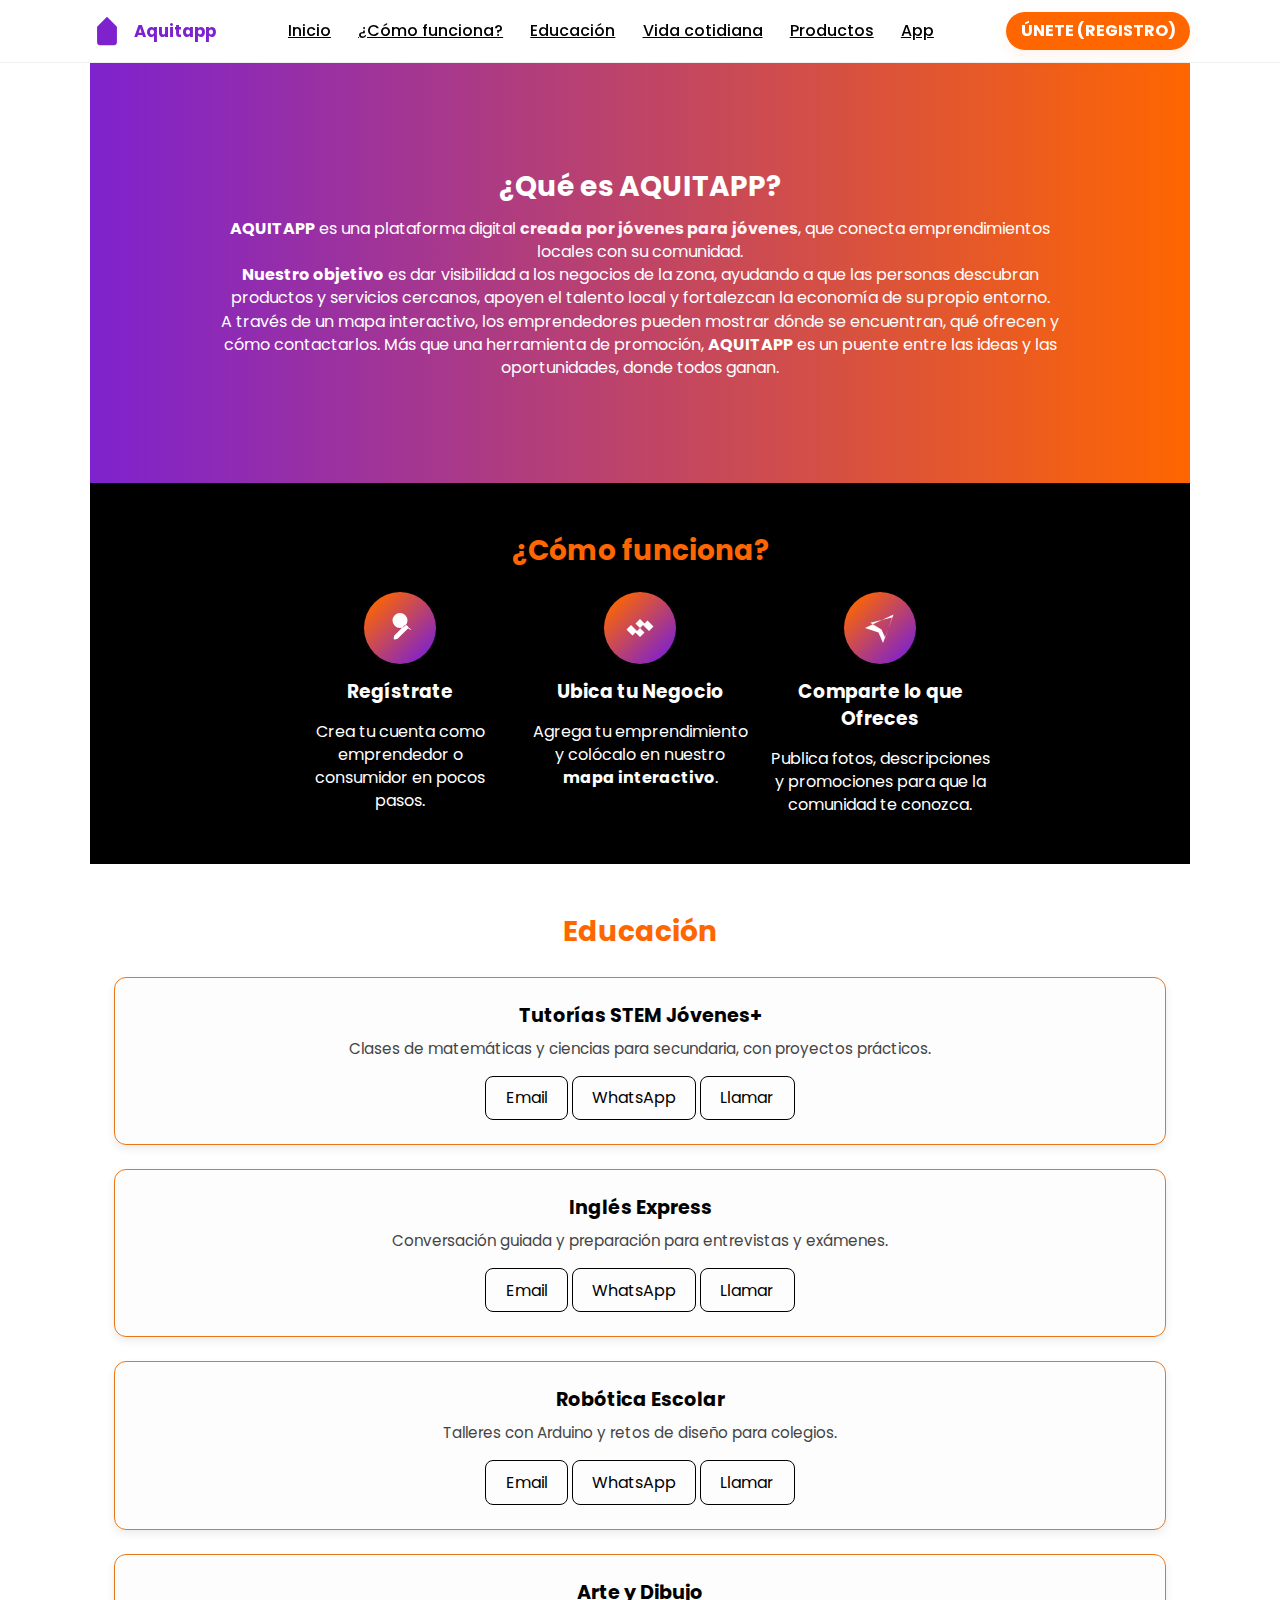
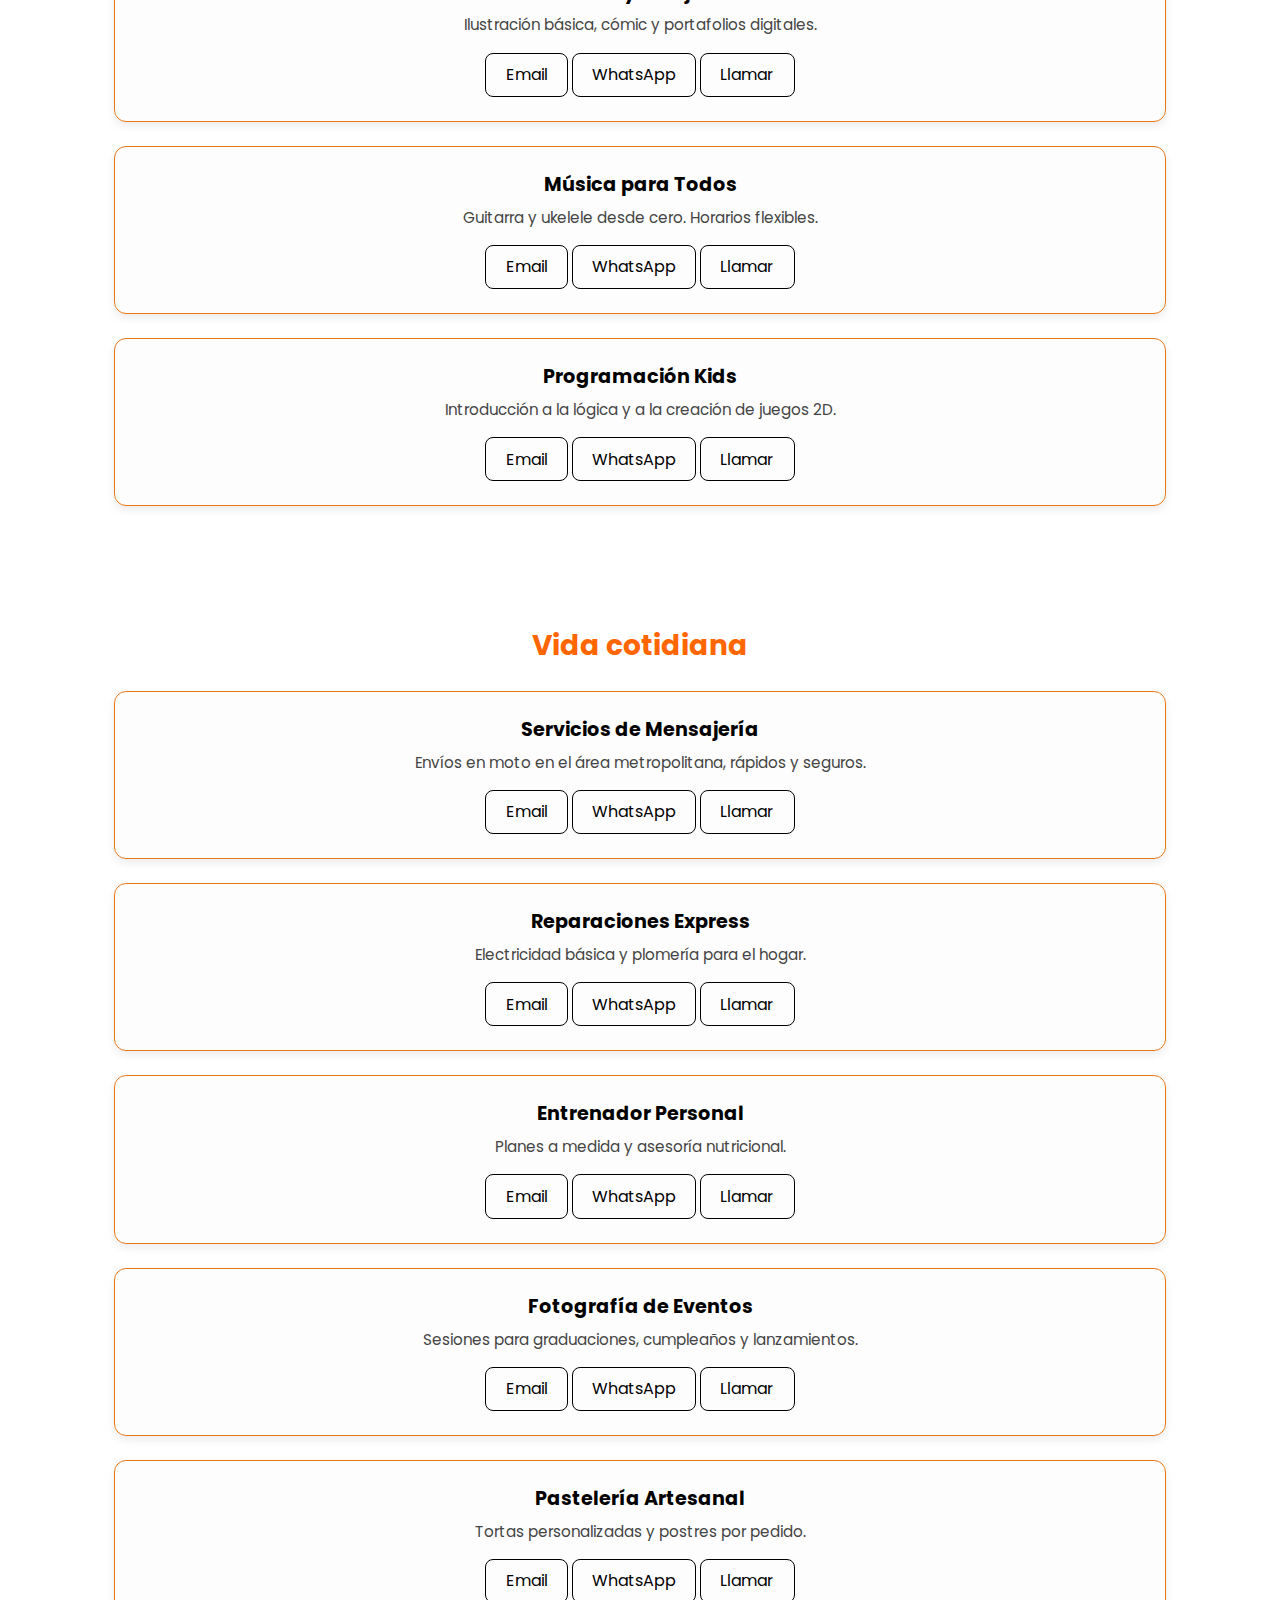
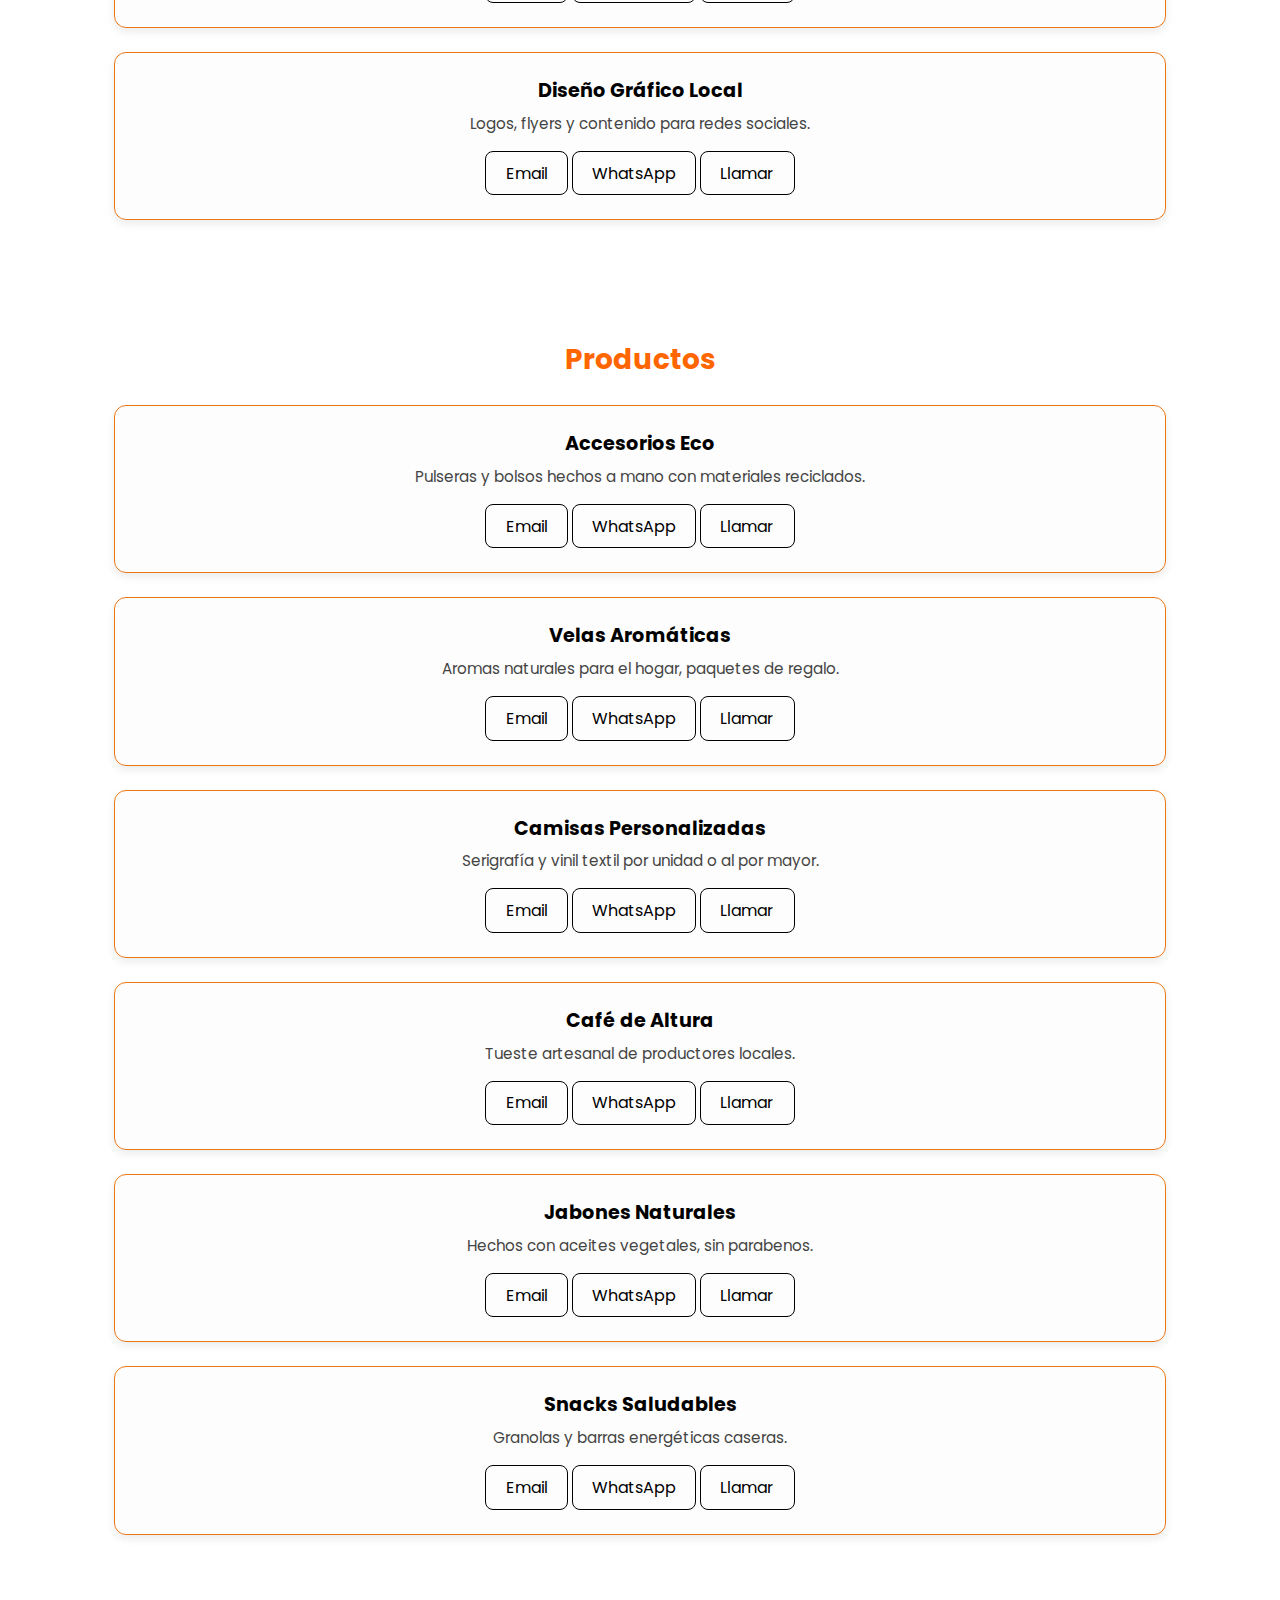
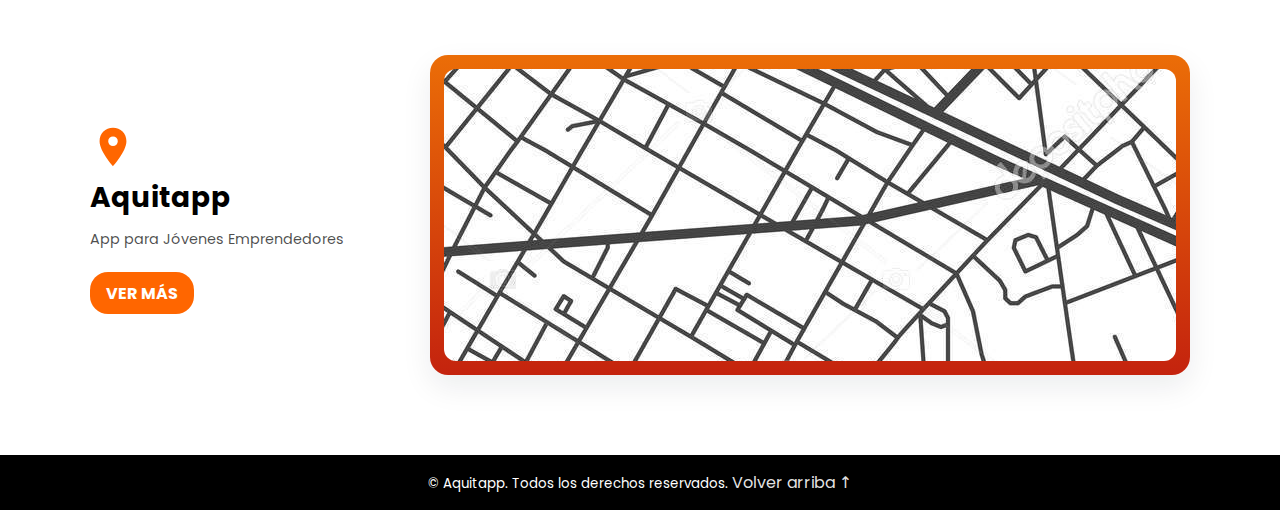
<file: AQUITAPP/index.html>
<!DOCTYPE html>
<html lang="es">
<head>
  <meta charset="utf-8" />
  <meta name="viewport" content="width=device-width, initial-scale=1" />
  <title>Aquitapp — Emprendimientos locales</title>

  <!-- Tipografía (puedes cambiarla si prefieres) -->
  <link rel="preconnect" href="https://fonts.googleapis.com">
  <link rel="preconnect" href="https://fonts.gstatic.com" crossorigin>
  <link href="https://fonts.googleapis.com/css2?family=Poppins:wght@400;600;800&display=swap" rel="stylesheet">

  <!-- Estilos externos -->
  <link rel="stylesheet" href="css/style.css" />
</head>
<body>
  <!-- ======= Header / Navegación ======= -->
  <header class="site-header">
    <nav class="nav container" aria-label="Principal">
      <a class="brand" href="#inicio" aria-label="Inicio Aquitapp">
        <!-- Logo simple en SVG -->
        <svg class="brand__icon" width="28" height="28" viewBox="0 0 24 24" aria-hidden="true">
          <path d="M12 2l7 7v11a2 2 0 0 1-2 2H7a2 2 0 0 1-2-2V9l7-7zM9 22v-7h6v7" fill="currentColor"/>
        </svg>
        <span class="brand__text">Aquitapp</span>
      </a>

      <button class="nav__toggle" aria-expanded="false" aria-controls="menu" aria-label="Abrir menú">
        <span class="nav__bar"></span><span class="nav__bar"></span><span class="nav__bar"></span>
      </button>

      <ul id="menu" class="nav__menu">
        <li><a href="#inicio">Inicio</a></li>
        <li><a href="#como-funciona">¿Cómo funciona?</a></li>
        <li><a href="#educacion">Educación</a></li>
        <li><a href="#vida">Vida cotidiana</a></li>
        <li><a href="#productos">Productos</a></li>
        <li><a href="#app">App</a></li>
      </ul>

      <a class="btn btn--join" href="#registro" role="button">ÚNETE (REGISTRO)</a>
    </nav>
  </header>

  <main>
    <!-- ======= Hero / ¿Qué es? ======= -->
    <section id="inicio" class="hero container">
      <div class="hero__content">
        <h1 class="title title--highlight">¿Qué es AQUITAPP?</h1>
        <p>
          <strong class="text--brand">AQUITAPP</strong> es una plataforma digital
          <strong class="text--accent">creada por jóvenes para jóvenes</strong>, que conecta
          emprendimientos locales con su comunidad.
        </p>
        <p>
          <strong>Nuestro objetivo</strong> es dar visibilidad a los negocios de la zona, ayudando a que las
          personas descubran productos y servicios cercanos, apoyen el talento local y fortalezcan la economía
          de su propio entorno.
        </p>
        <p>
          A través de un mapa interactivo, los emprendedores pueden mostrar dónde se encuentran, qué ofrecen y cómo
          contactarlos. Más que una herramienta de promoción, <strong class="text--brand">AQUITAPP</strong> es un puente
          entre las ideas y las oportunidades, donde todos ganan.
        </p>
      </div>
    </section>

    <!-- ======= ¿Cómo funciona? ======= -->
    <section id="como-funciona" class="how container" aria-labelledby="how-title">
      <h2 id="how-title" class="title title--highlight">¿Cómo funciona?</h2>

      <div class="how__grid">
        <!-- Card 1 -->
        <article class="how-card">
          <div class="how-card__icon" aria-hidden="true">
            <!-- Persona con lápiz -->
            <svg viewBox="0 0 24 24">
              <path d="M12 12a5 5 0 1 0-5-5 5 5 0 0 0 5 5zm7.7 1.3l-1-1a1 1 0 0 0-1.4 0l-6.9 6.9-1.7.4a.75.75 0 0 1-.9-.9l.4-1.7 6.9-6.9a1 1 0 0 1 1.4 0l1 1a1 1 0 0 1 0 1.4z"/>
            </svg>
          </div>
          <h3>Regístrate</h3>
          <p>Crea tu cuenta como emprendedor o consumidor en pocos pasos.</p>
        </article>

        <!-- Card 2 -->
        <article class="how-card">
          <div class="how-card__icon" aria-hidden="true">
            <!-- Manos -->
            <svg viewBox="0 0 24 24">
              <path d="M21 11l-3 3-4-4-2 2-3-3 3-3 3 3 2-2 4 4zM3 13l3-3 4 4 2-2 3 3-3 3-3-3-2 2z"/>
            </svg>
          </div>
          <h3>Ubica tu Negocio</h3>
          <p>Agrega tu emprendimiento y colócalo en nuestro <strong>mapa interactivo</strong>.</p>
        </article>

        <!-- Card 3 -->
        <article class="how-card">
          <div class="how-card__icon" aria-hidden="true">
            <!-- Avión de papel -->
            <svg viewBox="0 0 24 24">
              <path d="M2 12l19-9-7 19-3-7-9-3zM13 13l2.5 5.5L20 5 5.5 8.5 13 13z"/>
            </svg>
          </div>
          <h3>Comparte lo que Ofreces</h3>
          <p>Publica fotos, descripciones y promociones para que la comunidad te conozca.</p>
        </article>
      </div>
    </section>

    <!-- ======= Secciones de Emprendimientos ======= -->
    <section id="educacion" class="catalog container" aria-labelledby="edu-title">
      <h2 id="edu-title" class="title">Educación</h2>
      <div class="cards-grid">
        <!-- 6 tarjetas -->
        <article class="card" data-category="educacion">
          <h3>Tutorías STEM Jóvenes+</h3>
          <p>Clases de matemáticas y ciencias para secundaria, con proyectos prácticos.</p>
          <div class="card__contact">
            <a href="mailto:stemjovenes@example.com">Email</a>
            <a href="https://wa.me/50760000000" target="_blank" rel="noopener">WhatsApp</a>
            <a href="tel:+50760000000">Llamar</a>
          </div>
        </article>

        <article class="card" data-category="educacion">
          <h3>Inglés Express</h3>
          <p>Conversación guiada y preparación para entrevistas y exámenes.</p>
          <div class="card__contact">
            <a href="mailto:ingles@example.com">Email</a>
            <a href="https://wa.me/50760000001" target="_blank" rel="noopener">WhatsApp</a>
            <a href="tel:+50760000001">Llamar</a>
          </div>
        </article>

        <article class="card" data-category="educacion">
          <h3>Robótica Escolar</h3>
          <p>Talleres con Arduino y retos de diseño para colegios.</p>
          <div class="card__contact">
            <a href="mailto:robotica@example.com">Email</a>
            <a href="https://wa.me/50760000002" target="_blank" rel="noopener">WhatsApp</a>
            <a href="tel:+50760000002">Llamar</a>
          </div>
        </article>

        <article class="card" data-category="educacion">
          <h3>Arte y Dibujo</h3>
          <p>Ilustración básica, cómic y portafolios digitales.</p>
          <div class="card__contact">
            <a href="mailto:arte@example.com">Email</a>
            <a href="https://wa.me/50760000003" target="_blank" rel="noopener">WhatsApp</a>
            <a href="tel:+50760000003">Llamar</a>
          </div>
        </article>

        <article class="card" data-category="educacion">
          <h3>Música para Todos</h3>
          <p>Guitarra y ukelele desde cero. Horarios flexibles.</p>
          <div class="card__contact">
            <a href="mailto:musica@example.com">Email</a>
            <a href="https://wa.me/50760000004" target="_blank" rel="noopener">WhatsApp</a>
            <a href="tel:+50760000004">Llamar</a>
          </div>
        </article>

        <article class="card" data-category="educacion">
          <h3>Programación Kids</h3>
          <p>Introducción a la lógica y a la creación de juegos 2D.</p>
          <div class="card__contact">
            <a href="mailto:codekids@example.com">Email</a>
            <a href="https://wa.me/50760000005" target="_blank" rel="noopener">WhatsApp</a>
            <a href="tel:+50760000005">Llamar</a>
          </div>
        </article>
      </div>
    </section>

    <section id="vida" class="catalog container" aria-labelledby="vida-title">
      <h2 id="vida-title" class="title">Vida cotidiana</h2>
      <div class="cards-grid">
        <article class="card" data-category="vida">
          <h3>Servicios de Mensajería</h3>
          <p>Envíos en moto en el área metropolitana, rápidos y seguros.</p>
          <div class="card__contact">
            <a href="mailto:envios@example.com">Email</a>
            <a href="https://wa.me/50760000006" target="_blank" rel="noopener">WhatsApp</a>
            <a href="tel:+50760000006">Llamar</a>
          </div>
        </article>

        <article class="card" data-category="vida">
          <h3>Reparaciones Express</h3>
          <p>Electricidad básica y plomería para el hogar.</p>
          <div class="card__contact">
            <a href="mailto:repara@example.com">Email</a>
            <a href="https://wa.me/50760000007" target="_blank" rel="noopener">WhatsApp</a>
            <a href="tel:+50760000007">Llamar</a>
          </div>
        </article>

        <article class="card" data-category="vida">
          <h3>Entrenador Personal</h3>
          <p>Planes a medida y asesoría nutricional.</p>
          <div class="card__contact">
            <a href="mailto:fitness@example.com">Email</a>
            <a href="https://wa.me/50760000008" target="_blank" rel="noopener">WhatsApp</a>
            <a href="tel:+50760000008">Llamar</a>
          </div>
        </article>

        <article class="card" data-category="vida">
          <h3>Fotografía de Eventos</h3>
          <p>Sesiones para graduaciones, cumpleaños y lanzamientos.</p>
          <div class="card__contact">
            <a href="mailto:fotos@example.com">Email</a>
            <a href="https://wa.me/50760000009" target="_blank" rel="noopener">WhatsApp</a>
            <a href="tel:+50760000009">Llamar</a>
          </div>
        </article>

        <article class="card" data-category="vida">
          <h3>Pastelería Artesanal</h3>
          <p>Tortas personalizadas y postres por pedido.</p>
          <div class="card__contact">
            <a href="mailto:pasteles@example.com">Email</a>
            <a href="https://wa.me/50760000010" target="_blank" rel="noopener">WhatsApp</a>
            <a href="tel:+50760000010">Llamar</a>
          </div>
        </article>

        <article class="card" data-category="vida">
          <h3>Diseño Gráfico Local</h3>
          <p>Logos, flyers y contenido para redes sociales.</p>
          <div class="card__contact">
            <a href="mailto:diseno@example.com">Email</a>
            <a href="https://wa.me/50760000011" target="_blank" rel="noopener">WhatsApp</a>
            <a href="tel:+50760000011">Llamar</a>
          </div>
        </article>
      </div>
    </section>

    <section id="productos" class="catalog container" aria-labelledby="prod-title">
      <h2 id="prod-title" class="title">Productos</h2>
      <div class="cards-grid">
        <article class="card" data-category="productos">
          <h3>Accesorios Eco</h3>
          <p>Pulseras y bolsos hechos a mano con materiales reciclados.</p>
          <div class="card__contact">
            <a href="mailto:eco@example.com">Email</a>
            <a href="https://wa.me/50760000012" target="_blank" rel="noopener">WhatsApp</a>
            <a href="tel:+50760000012">Llamar</a>
          </div>
        </article>

        <article class="card" data-category="productos">
          <h3>Velas Aromáticas</h3>
          <p>Aromas naturales para el hogar, paquetes de regalo.</p>
          <div class="card__contact">
            <a href="mailto:velas@example.com">Email</a>
            <a href="https://wa.me/50760000013" target="_blank" rel="noopener">WhatsApp</a>
            <a href="tel:+50760000013">Llamar</a>
          </div>
        </article>

        <article class="card" data-category="productos">
          <h3>Camisas Personalizadas</h3>
          <p>Serigrafía y vinil textil por unidad o al por mayor.</p>
          <div class="card__contact">
            <a href="mailto:camisas@example.com">Email</a>
            <a href="https://wa.me/50760000014" target="_blank" rel="noopener">WhatsApp</a>
            <a href="tel:+50760000014">Llamar</a>
          </div>
        </article>

        <article class="card" data-category="productos">
          <h3>Café de Altura</h3>
          <p>Tueste artesanal de productores locales.</p>
          <div class="card__contact">
            <a href="mailto:cafe@example.com">Email</a>
            <a href="https://wa.me/50760000015" target="_blank" rel="noopener">WhatsApp</a>
            <a href="tel:+50760000015">Llamar</a>
          </div>
        </article>

        <article class="card" data-category="productos">
          <h3>Jabones Naturales</h3>
          <p>Hechos con aceites vegetales, sin parabenos.</p>
          <div class="card__contact">
            <a href="mailto:jabones@example.com">Email</a>
            <a href="https://wa.me/50760000016" target="_blank" rel="noopener">WhatsApp</a>
            <a href="tel:+50760000016">Llamar</a>
          </div>
        </article>

        <article class="card" data-category="productos">
          <h3>Snacks Saludables</h3>
          <p>Granolas y barras energéticas caseras.</p>
          <div class="card__contact">
            <a href="mailto:snacks@example.com">Email</a>
            <a href="https://wa.me/50760000017" target="_blank" rel="noopener">WhatsApp</a>
            <a href="tel:+50760000017">Llamar</a>
          </div>
        </article>
      </div>
    </section>

    <!-- ======= Sección App / CTA ======= -->
    <section id="app" class="app-cta container">
      <div class="app-cta__info">
        <div class="app-cta__logo" aria-hidden="true">
          <!-- Ícono tienda en marcador -->
          <svg viewBox="0 0 24 24">
            <path d="M12 2C8 2 5 5 5 9c0 5.25 7 13 7 13s7-7.75 7-13c0-4-3-7-7-7zm0 9.5A2.5 2.5 0 1 1 14.5 9 2.5 2.5 0 0 1 12 11.5z"/>
          </svg>
        </div>
        <h2 class="title">Aquitapp</h2>
        <p class="subtitle">App para Jóvenes Emprendedores</p>
        <a class="btn btn--primary" href="#ver-mas">VER MÁS</a>
      </div>

      <!-- Mockup teléfono con “mapa” abstracto -->
      <div class="phone" role="img" aria-label="Smartphone mostrando un mapa interactivo">
        <div class="phone__screen">
          <img src="img/map.jpg" alt="Mapa interactivo" />
        </div>
      </div>
    </section>
  </main>

  <!-- ======= Footer ======= -->
  <footer class="site-footer">
    <div class="container footer__content">
      <small>© <span id="year"></span> Aquitapp. Todos los derechos reservados.</small>
      <a class="footer__link" href="#inicio">Volver arriba ↑</a>
    </div>
  </footer>

  <!-- Scripts -->
  <script src="js/app.js" defer></script>
</body>
</html>
</file>
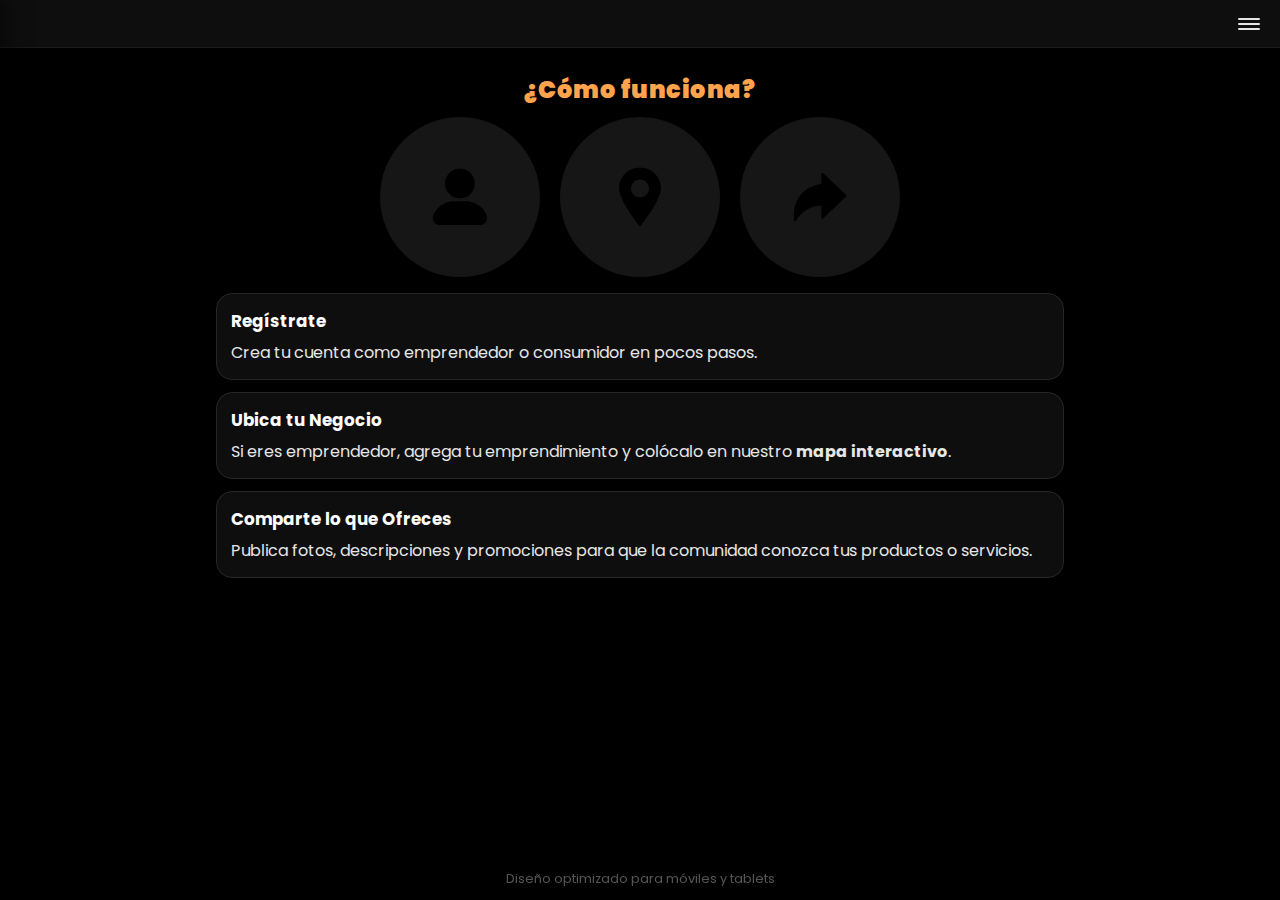
<file: como-funciona.html>
<!DOCTYPE html>
<html>
    <head>
        <meta charset="utf-8" />
        <meta name="viewport" content="width=device-width, initial-scale=1" />
        <title>Aquitapp — Móvil</title>
        <link rel="stylesheet" href="styles.css" />
        <link rel="stylesheet" href="stylesmain.css" />
        <link rel="preconnect" href="https://fonts.googleapis.com">
        <link rel="preconnect" href="https://fonts.gstatic.com" crossorigin>
        <link href="https://fonts.googleapis.com/css2?family=Poppins:wght@400;600;800&display=swap" rel="stylesheet">
    </head>
    <body>
        <aside id="drawer" class="drawer">
            <nav class="drawer-nav">
            <a href="index.html" class="active">Inicio</a>
            <a href="index.html#ver-mas">Ver más</a>
            <a href="que-es.html">¿Qué es AQUITAPP?</a>
            <a href="beneficios.html">Beneficios</a>
            <a href="index.html#categorias">Categorías</a>
            <a href="como-funciona.html">¿Cómo funciona?</a>
            </nav>
        </aside>

        <header class="topbar">
            <button id="menuBtn" class="icon-btn" aria-label="Abrir menú" aria-controls="drawer" aria-expanded="false">
            <span class="burger"></span>
            <span class="burger"></span>
            <span class="burger"></span>
            </button>
        </header>

        <main>
            <!--COMO FUNCIONA-->
            <section id="como-funciona" class="section howto">
            <h2 class="howto-title">¿Cómo funciona?</h2>
            <div class="howto-icons">
                <img class="img-slot howto-icon" src="assets/usuario.svg" alt="Ícono de registro (reemplazar aquí)" />
                <img class="img-slot howto-icon" src="assets/pin.svg" alt="Ícono de ubicar negocio (reemplazar aquí)" />
                <img class="img-slot howto-icon" src="assets/share.svg" alt="Ícono de compartir lo que ofreces (reemplazar aquí)" />
            </div>
            <div class="steps">
                <div class="step">
                <h3>Regístrate</h3>
                <p>Crea tu cuenta como emprendedor o consumidor en pocos pasos.</p>
                </div>
                <div class="step">
                <h3>Ubica tu Negocio</h3>
                <p>Si eres emprendedor, agrega tu emprendimiento y colócalo en nuestro <strong>mapa interactivo</strong>.</p>
                </div>
                <div class="step">
                <h3>Comparte lo que Ofreces</h3>
                <p>Publica fotos, descripciones y promociones para que la comunidad conozca tus productos o servicios.</p>
                </div>
            </div>
            </section>
        </main>
        <script src="script.js" async defer></script>
    </body>
</html>
</file>
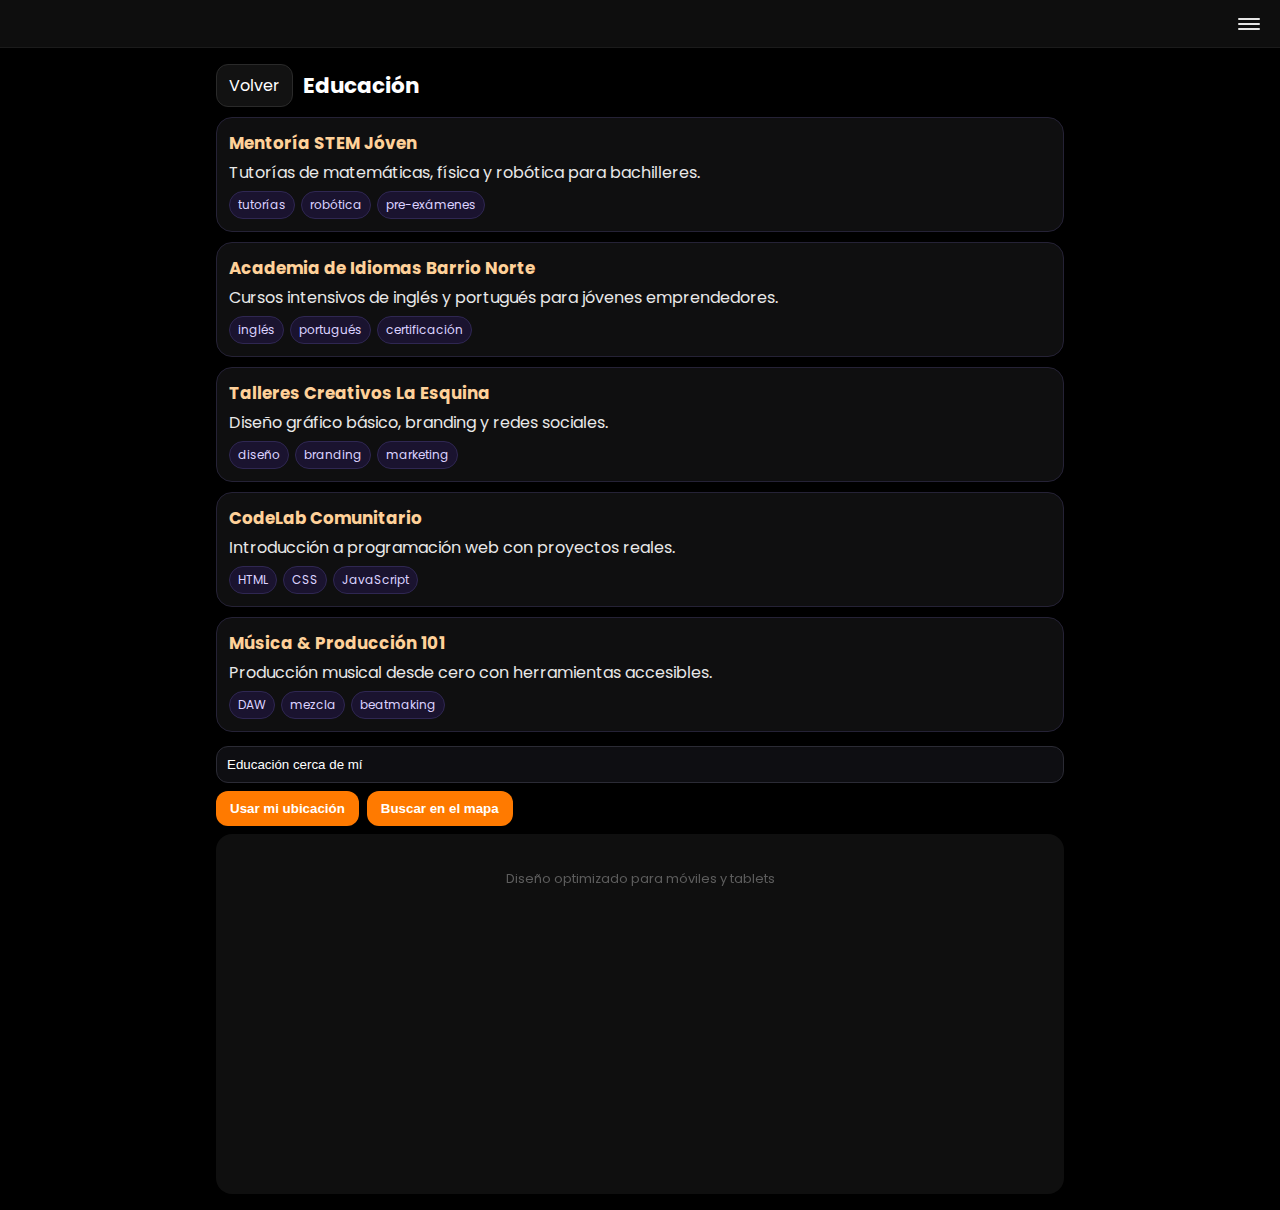
<file: educacion.html>
<!DOCTYPE html>
<html lang="es">
<head>
  <meta charset="utf-8" />
  <meta name="viewport" content="width=device-width, initial-scale=1" />
  <title>Educación — Aquitapp</title>
  <link rel="stylesheet" href="styles.css" />
  <link rel="preconnect" href="https://fonts.googleapis.com">
  <link rel="preconnect" href="https://fonts.gstatic.com" crossorigin>
  <link href="https://fonts.googleapis.com/css2?family=Poppins:wght@400;600;800&display=swap" rel="stylesheet">
</head>
<body>
  <header class="topbar">
    <button id="menuBtn" class="icon-btn" aria-label="Abrir menú">
      <span class="burger"></span><span class="burger"></span><span class="burger"></span>
    </button>
  </header>

  <main class="page">
    <div class="head">
      <a class="back" href="index.html#categorias">Volver</a>
      <h1>Educación</h1>
    </div>

    <section class="list">
      
        <article class="card">
          <h3>Mentoría STEM Jóven</h3>
          <p>Tutorías de matemáticas, física y robótica para bachilleres.</p>
          <div class="tags"><span class="tag">tutorías</span><span class="tag">robótica</span><span class="tag">pre-exámenes</span></div>
        </article>
        

        <article class="card">
          <h3>Academia de Idiomas Barrio Norte</h3>
          <p>Cursos intensivos de inglés y portugués para jóvenes emprendedores.</p>
          <div class="tags"><span class="tag">inglés</span><span class="tag">portugués</span><span class="tag">certificación</span></div>
        </article>
        

        <article class="card">
          <h3>Talleres Creativos La Esquina</h3>
          <p>Diseño gráfico básico, branding y redes sociales.</p>
          <div class="tags"><span class="tag">diseño</span><span class="tag">branding</span><span class="tag">marketing</span></div>
        </article>
        

        <article class="card">
          <h3>CodeLab Comunitario</h3>
          <p>Introducción a programación web con proyectos reales.</p>
          <div class="tags"><span class="tag">HTML</span><span class="tag">CSS</span><span class="tag">JavaScript</span></div>
        </article>
        

        <article class="card">
          <h3>Música & Producción 101</h3>
          <p>Producción musical desde cero con herramientas accesibles.</p>
          <div class="tags"><span class="tag">DAW</span><span class="tag">mezcla</span><span class="tag">beatmaking</span></div>
        </article>
        
    </section>

    <section class="map-ui">
      <div class="row">
        <input id="query" type="text" placeholder="Buscar en Google Maps..." value="Educación cerca de mí" />
      </div>
      <div class="row">
        <button id="geoBtn">Usar mi ubicación</button>
        <button id="searchBtn">Buscar en el mapa</button>
      </div>
      <iframe id="map" class="mapbox" src="https://www.google.com/maps?q=Educación%20near%20me&output=embed" allowfullscreen="" loading="lazy" referrerpolicy="no-referrer-when-downgrade"></iframe>
    </section>
  </main>

  <script>
      async function getCurrentCoords() {
      try {
        if (window.Capacitor && window.Capacitor.isNativePlatform && window.Capacitor.isNativePlatform()) {
          const { Geolocation } = window.Capacitor.Plugins;
          await Geolocation.requestPermissions();
          const pos = await Geolocation.getCurrentPosition({ enableHighAccuracy: true });
          return { lat: pos.coords.latitude, lng: pos.coords.longitude };
        } else {
          const pos = await new Promise((resolve, reject) => {
            if (!navigator.geolocation) return reject(new Error('Geolocalización no disponible'));
            navigator.geolocation.getCurrentPosition(resolve, reject, { enableHighAccuracy: true, timeout: 10000, maximumAge: 0 });
          });
          return { lat: pos.coords.latitude, lng: pos.coords.longitude };
        }
      } catch (err) {
        throw err;
      }
    }

    function updateMapIframe(queryInputId, iframeId, coords) {
      const qInput = document.getElementById(queryInputId);
      const map = document.getElementById(iframeId);
      const q = encodeURIComponent((qInput?.value || 'emprendimientos') + '');
      if (coords) {
        map.src = `https://www.google.com/maps?q=${q}%20near%20${coords.lat},${coords.lng}&output=embed`;
      } else {
        map.src = `https://www.google.com/maps?q=${q}&output=embed`;
      }
    }

    function wireMapUI({ queryInputId = 'query', iframeId = 'map', geoBtnId = 'geoBtn', searchBtnId = 'searchBtn' } = {}) {
      const qInput = document.getElementById(queryInputId);
      const geoBtn = document.getElementById(geoBtnId);
      const searchBtn = document.getElementById(searchBtnId);

      if (searchBtn) {
        searchBtn.addEventListener('click', () => updateMapIframe(queryInputId, iframeId));
      }
      if (geoBtn) {
        geoBtn.addEventListener('click', async () => {
          try {
            const coords = await getCurrentCoords();
            updateMapIframe(queryInputId, iframeId, coords);
          } catch (err) {
            alert('No se pudo obtener tu ubicación: ' + (err.message || ''));
          }
        });
      }
    }

    // Inicia los eventos
    wireMapUI();
  </script>
  <script src="geo-adapter.js" async defer></script>
  <script src="script.js" async defer></script>
</body>
</html>
</file>
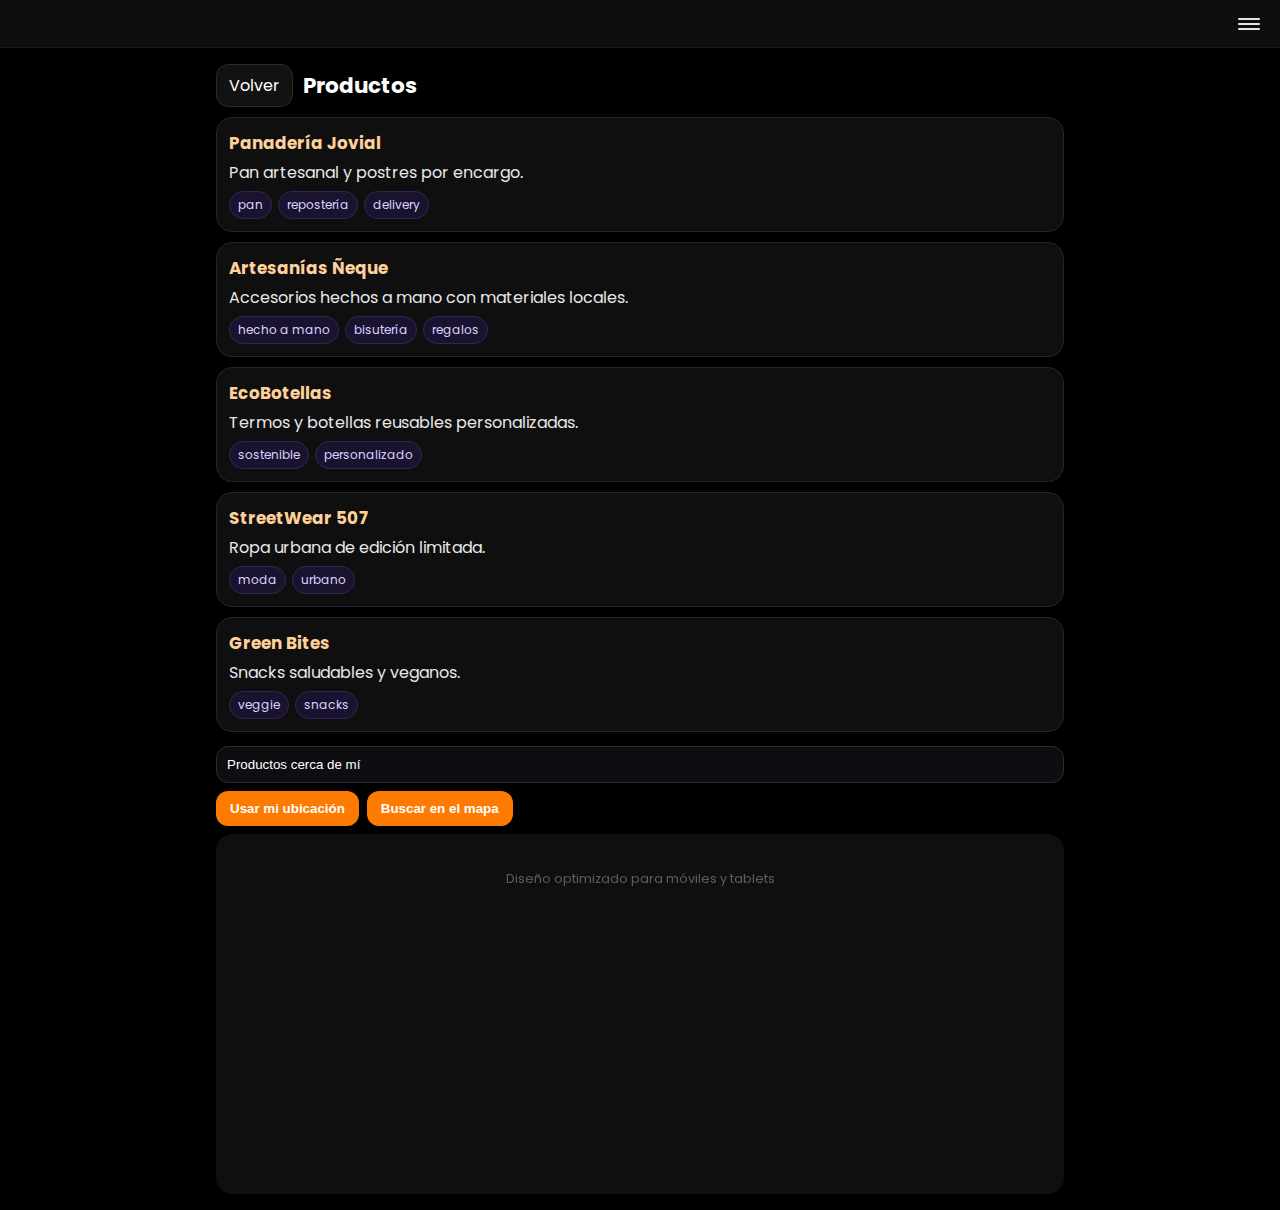
<file: productos.html>
<!DOCTYPE html>
<html lang="es">
<head>
  <meta charset="utf-8" />
  <meta name="viewport" content="width=device-width, initial-scale=1" />
  <title>Productos — Aquitapp</title>
  <link rel="stylesheet" href="styles.css" />
  <link rel="preconnect" href="https://fonts.googleapis.com">
  <link rel="preconnect" href="https://fonts.gstatic.com" crossorigin>
  <link href="https://fonts.googleapis.com/css2?family=Poppins:wght@400;600;800&display=swap" rel="stylesheet">
</head>
<body>
  <header class="topbar">
    <button id="menuBtn" class="icon-btn" aria-label="Abrir menú">
      <span class="burger"></span><span class="burger"></span><span class="burger"></span>
    </button>
  </header>

  <main class="page">
    <div class="head">
      <a class="back" href="index.html#categorias">Volver</a>
      <h1>Productos</h1>
    </div>

    <section class="list">
      
        <article class="card">
          <h3>Panadería Jovial</h3>
          <p>Pan artesanal y postres por encargo.</p>
          <div class="tags"><span class="tag">pan</span><span class="tag">repostería</span><span class="tag">delivery</span></div>
        </article>
        

        <article class="card">
          <h3>Artesanías Ñeque</h3>
          <p>Accesorios hechos a mano con materiales locales.</p>
          <div class="tags"><span class="tag">hecho a mano</span><span class="tag">bisutería</span><span class="tag">regalos</span></div>
        </article>
        

        <article class="card">
          <h3>EcoBotellas</h3>
          <p>Termos y botellas reusables personalizadas.</p>
          <div class="tags"><span class="tag">sostenible</span><span class="tag">personalizado</span></div>
        </article>
        

        <article class="card">
          <h3>StreetWear 507</h3>
          <p>Ropa urbana de edición limitada.</p>
          <div class="tags"><span class="tag">moda</span><span class="tag">urbano</span></div>
        </article>
        

        <article class="card">
          <h3>Green Bites</h3>
          <p>Snacks saludables y veganos.</p>
          <div class="tags"><span class="tag">veggie</span><span class="tag">snacks</span></div>
        </article>
        
    </section>

    <section class="map-ui">
      <div class="row">
        <input id="query" type="text" placeholder="Buscar en Google Maps..." value="Productos cerca de mí" />
      </div>
      <div class="row">
        <button id="geoBtn">Usar mi ubicación</button>
        <button id="searchBtn">Buscar en el mapa</button>
      </div>
      <iframe id="map" class="mapbox" src="https://www.google.com/maps?q=Productos%20near%20me&output=embed" allowfullscreen="" loading="lazy" referrerpolicy="no-referrer-when-downgrade"></iframe>
    </section>
  </main>

  <script>
        async function getCurrentCoords() {
      try {
        if (window.Capacitor && window.Capacitor.isNativePlatform && window.Capacitor.isNativePlatform()) {
          const { Geolocation } = window.Capacitor.Plugins;
          await Geolocation.requestPermissions();
          const pos = await Geolocation.getCurrentPosition({ enableHighAccuracy: true });
          return { lat: pos.coords.latitude, lng: pos.coords.longitude };
        } else {
          const pos = await new Promise((resolve, reject) => {
            if (!navigator.geolocation) return reject(new Error('Geolocalización no disponible'));
            navigator.geolocation.getCurrentPosition(resolve, reject, { enableHighAccuracy: true, timeout: 10000, maximumAge: 0 });
          });
          return { lat: pos.coords.latitude, lng: pos.coords.longitude };
        }
      } catch (err) {
        throw err;
      }
    }

    function updateMapIframe(queryInputId, iframeId, coords) {
      const qInput = document.getElementById(queryInputId);
      const map = document.getElementById(iframeId);
      const q = encodeURIComponent((qInput?.value || 'emprendimientos') + '');
      if (coords) {
        map.src = `https://www.google.com/maps?q=${q}%20near%20${coords.lat},${coords.lng}&output=embed`;
      } else {
        map.src = `https://www.google.com/maps?q=${q}&output=embed`;
      }
    }

    function wireMapUI({ queryInputId = 'query', iframeId = 'map', geoBtnId = 'geoBtn', searchBtnId = 'searchBtn' } = {}) {
      const qInput = document.getElementById(queryInputId);
      const geoBtn = document.getElementById(geoBtnId);
      const searchBtn = document.getElementById(searchBtnId);

      if (searchBtn) {
        searchBtn.addEventListener('click', () => updateMapIframe(queryInputId, iframeId));
      }
      if (geoBtn) {
        geoBtn.addEventListener('click', async () => {
          try {
            const coords = await getCurrentCoords();
            updateMapIframe(queryInputId, iframeId, coords);
          } catch (err) {
            alert('No se pudo obtener tu ubicación: ' + (err.message || ''));
          }
        });
      }
    }

    // Inicia los eventos
    wireMapUI();
  </script>
  <script src="geo-adapter.js" async defer></script>
  <script src="script.js" async defer></script>
</body>
</html>
</file>
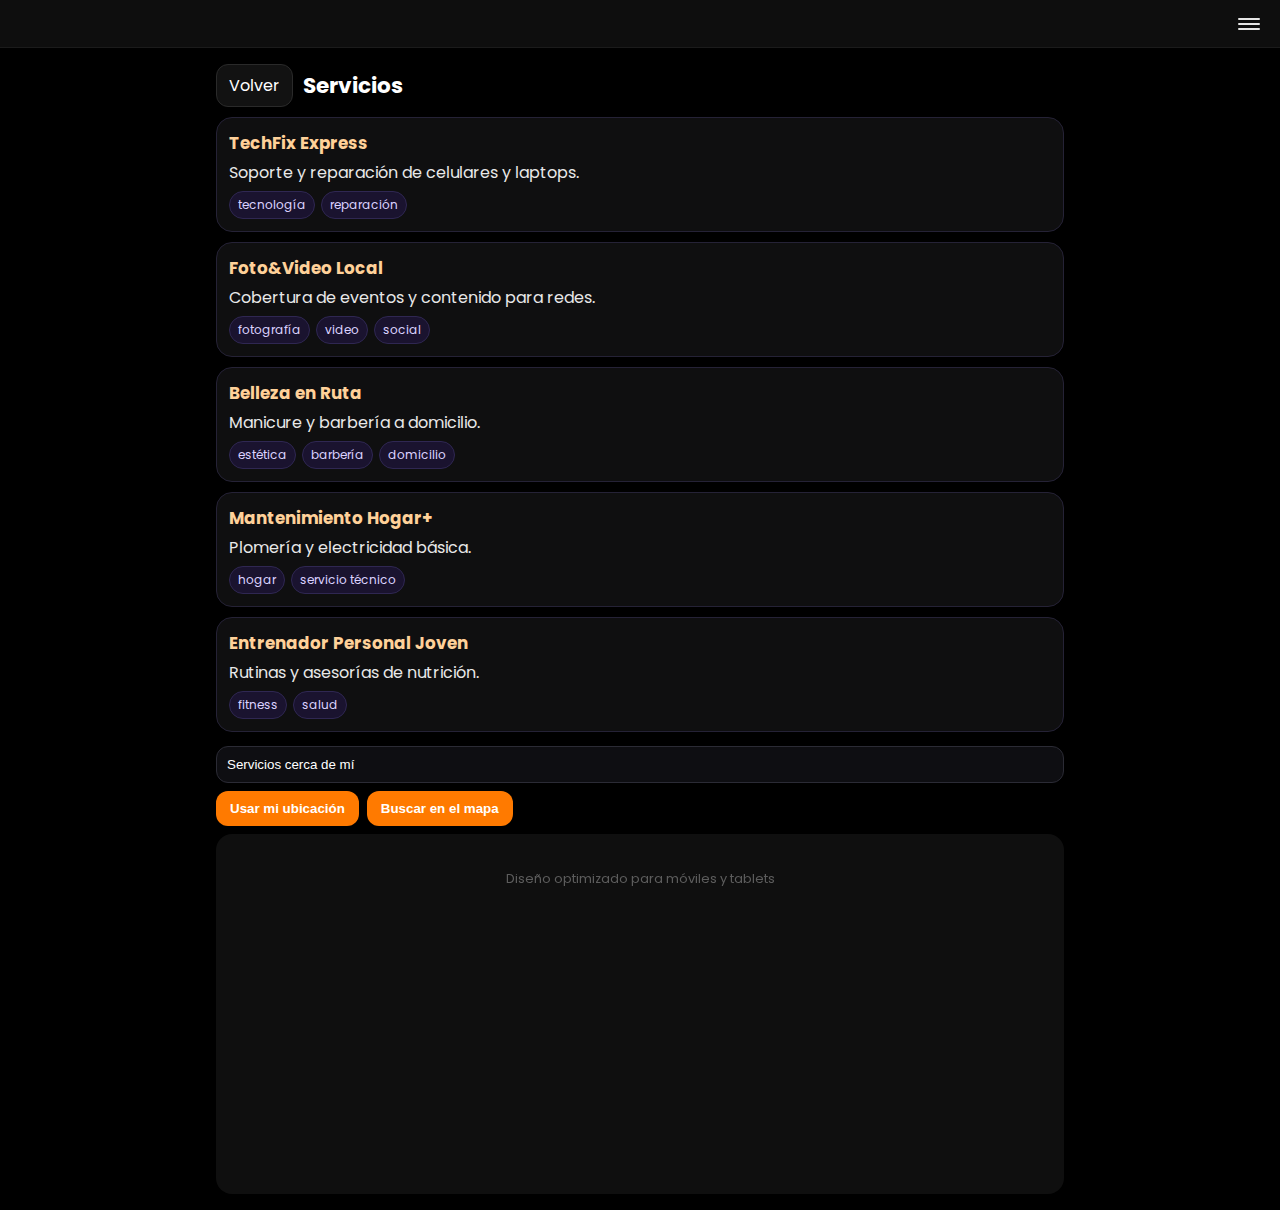
<file: servicios.html>
<!DOCTYPE html>
<html lang="es">
<head>
  <meta charset="utf-8" />
  <meta name="viewport" content="width=device-width, initial-scale=1" />
  <title>Servicios — Aquitapp</title>
  <link rel="stylesheet" href="styles.css" />
  <link rel="preconnect" href="https://fonts.googleapis.com">
  <link rel="preconnect" href="https://fonts.gstatic.com" crossorigin>
  <link href="https://fonts.googleapis.com/css2?family=Poppins:wght@400;600;800&display=swap" rel="stylesheet">
</head>
<body>
  <header class="topbar">
    <button id="menuBtn" class="icon-btn" aria-label="Abrir menú" aria-controls="drawer" aria-expanded="false">
      <span class="burger"></span>
      <span class="burger"></span>
      <span class="burger"></span>
    </button>
  </header>

  <main class="page">
    <div class="head">
      <a class="back" href="index.html#categorias">Volver</a>
      <h1>Servicios</h1>
    </div>

    <section class="list">
      
        <article class="card">
          <h3>TechFix Express</h3>
          <p>Soporte y reparación de celulares y laptops.</p>
          <div class="tags"><span class="tag">tecnología</span><span class="tag">reparación</span></div>
        </article>
        

        <article class="card">
          <h3>Foto&Video Local</h3>
          <p>Cobertura de eventos y contenido para redes.</p>
          <div class="tags"><span class="tag">fotografía</span><span class="tag">video</span><span class="tag">social</span></div>
        </article>
        

        <article class="card">
          <h3>Belleza en Ruta</h3>
          <p>Manicure y barbería a domicilio.</p>
          <div class="tags"><span class="tag">estética</span><span class="tag">barbería</span><span class="tag">domicilio</span></div>
        </article>
        

        <article class="card">
          <h3>Mantenimiento Hogar+</h3>
          <p>Plomería y electricidad básica.</p>
          <div class="tags"><span class="tag">hogar</span><span class="tag">servicio técnico</span></div>
        </article>
        

        <article class="card">
          <h3>Entrenador Personal Joven</h3>
          <p>Rutinas y asesorías de nutrición.</p>
          <div class="tags"><span class="tag">fitness</span><span class="tag">salud</span></div>
        </article>
        
    </section>

    <section class="map-ui">
      <div class="row">
        <input id="query" type="text" placeholder="Buscar en Google Maps..." value="Servicios cerca de mí" />
      </div>
      <div class="row">
        <button id="geoBtn">Usar mi ubicación</button>
        <button id="searchBtn">Buscar en el mapa</button>
      </div>
      <iframe id="map" class="mapbox" src="https://www.google.com/maps?q=Servicios%20near%20me&output=embed" allowfullscreen="" loading="lazy" referrerpolicy="no-referrer-when-downgrade"></iframe>
    </section>
  </main>

  <script>
    async function getCurrentCoords() {
      try {
        if (window.Capacitor && window.Capacitor.isNativePlatform && window.Capacitor.isNativePlatform()) {
          const { Geolocation } = window.Capacitor.Plugins;
          await Geolocation.requestPermissions();
          const pos = await Geolocation.getCurrentPosition({ enableHighAccuracy: true });
          return { lat: pos.coords.latitude, lng: pos.coords.longitude };
        } else {
          const pos = await new Promise((resolve, reject) => {
            if (!navigator.geolocation) return reject(new Error('Geolocalización no disponible'));
            navigator.geolocation.getCurrentPosition(resolve, reject, { enableHighAccuracy: true, timeout: 10000, maximumAge: 0 });
          });
          return { lat: pos.coords.latitude, lng: pos.coords.longitude };
        }
      } catch (err) {
        throw err;
      }
    }

    function updateMapIframe(queryInputId, iframeId, coords) {
      const qInput = document.getElementById(queryInputId);
      const map = document.getElementById(iframeId);
      const q = encodeURIComponent((qInput?.value || 'emprendimientos') + '');
      if (coords) {
        map.src = `https://www.google.com/maps?q=${q}%20near%20${coords.lat},${coords.lng}&output=embed`;
      } else {
        map.src = `https://www.google.com/maps?q=${q}&output=embed`;
      }
    }

    function wireMapUI({ queryInputId = 'query', iframeId = 'map', geoBtnId = 'geoBtn', searchBtnId = 'searchBtn' } = {}) {
      const qInput = document.getElementById(queryInputId);
      const geoBtn = document.getElementById(geoBtnId);
      const searchBtn = document.getElementById(searchBtnId);

      if (searchBtn) {
        searchBtn.addEventListener('click', () => updateMapIframe(queryInputId, iframeId));
      }
      if (geoBtn) {
        geoBtn.addEventListener('click', async () => {
          try {
            const coords = await getCurrentCoords();
            updateMapIframe(queryInputId, iframeId, coords);
          } catch (err) {
            alert('No se pudo obtener tu ubicación: ' + (err.message || ''));
          }
        });
      }
    }

    // Inicia los eventos
    wireMapUI();
  </script>
  <script src="geo-adapter.js" async defer></script>
  <script src="script.js" async defer></script>
</body>
</html>
</file>
<file: AQUITAPP/css/style.css>
/* =====================
   styles.css — Corregido
   ===================== */

/* --- Paleta y variables --- */
:root{
  --orange: #FF6600;
  --purple: #7E22CE;
  --black: #000000;
  --white: #FFFFFF;
  --max-width: 1100px;
  --gap: 1rem;
}

/* ------------------------------
   RESET Y CONFIGURACIÓN GLOBAL
------------------------------ */
* { box-sizing: border-box; margin: 0; padding: 0; }
html, body { height: 100%; }
body{
  font-family: 'Poppins', system-ui, -apple-system, "Segoe UI", Roboto, "Helvetica Neue", Arial;
  font-size: 16px;
  color: var(--black);
  background: var(--white);
  -webkit-font-smoothing:antialiased;
  -moz-osx-font-smoothing:grayscale;
  line-height: 1.45;
}

/* Evitar que SVGs queden gigantes por estilos globales */
svg { display: block; width: auto; height: auto; }

/* Contenedor central */
.container{
  max-width: var(--max-width);
  margin: 0 auto;
  padding: 0 1.25rem;
}

/* ------------------------------
   HEADER / NAV
------------------------------ */
.site-header{
  position: sticky;
  top: 0;
  z-index: 1200;
  background: rgba(255,255,255,0.98);
  backdrop-filter: blur(4px);
  border-bottom: 1px solid rgba(0,0,0,0.06);
}

.nav{
  display: flex;
  gap: 1rem;
  align-items: center;
  justify-content: space-between;
  padding: 0.75rem 0;
}

/* Marca / logo */
.brand{
  display: flex;
  align-items: center;
  gap: 0.6rem;
  color: var(--purple);
  text-decoration: none;
  font-weight: 700;
  font-size: 1.05rem;
}

.brand__icon{
  width: 34px;
  height: 34px;
  color: var(--purple);
  display: inline-block;
}
.brand__icon svg{ width:100%; height:100%; fill: currentColor; }

/* Botón hamburguesa (estilado, se mostrará en móvil) */
.nav__toggle{
  display: none; /* visible solo en mobile */
  background: transparent;
  border: none;
  cursor: pointer;
  padding: 6px;
}
.nav__toggle .nav__bar{
  display: block;
  width: 22px;
  height: 2px;
  background: var(--black);
  margin: 4px 0;
  border-radius: 2px;
}

/* Menu principal lista */
.nav__menu{
  display: flex;
  gap: 0.5rem;
  align-items: center;
  list-style: none;
}
.nav__menu li a{
  display: inline-block;
  padding: 0.45rem 0.6rem;
  border-radius: 8px;
  font-weight: 500;
  color: inherit;
  transition: background .15s, color .15s, transform .12s;
}
.nav__menu li a:hover{
  background: rgba(255,102,0,0.08);
  color: var(--orange);
  transform: translateY(-1px);
}

/* Botón "ÚNETE" */
.btn--join{
  background: var(--orange);
  color: var(--white);
  padding: 0.45rem 0.9rem;
  border-radius: 20px;
  font-weight: 700;
  text-decoration: none;
  box-shadow: 0 6px 14px rgba(255,102,0,0.08);
}

/* ------------------------------
   HERO / ¿Qué es AQUITAPP?
------------------------------ */
.hero{
  padding: 3.5rem 0;
  color: #fff;
  background: linear-gradient(90deg, var(--purple) 0%, var(--orange) 100%);
}
.hero__content{
  padding: 3rem 1rem;
  border-radius: 14px;
  max-width: 880px;
  margin: 0 auto;
  text-align: center;
}
.title{
  font-size: 1.75rem;
  margin-bottom: 0.6rem;
  font-weight: 700;
}
.title--highlight { color: var(--white); }
.text--brand { color: var(--white); font-weight: 700; }
.text--accent { color: rgba(255,255,255,0.95); }

/* ------------------------------
   ¿CÓMO FUNCIONA? (how)
------------------------------ */
.how{
  background: var(--black);
  color: var(--white);
  padding: 3rem 0;
}
.how h2{ color: var(--orange); text-align:center; margin-bottom:1.25rem; }
.how__grid{
  display: flex;
  gap: 1.25rem;
  justify-content: center;
  align-items: flex-start;
  flex-wrap: wrap;
  padding: 0 0.5rem;
}

/* tarjeta/step */
.how-card{
  width: 220px;
  display: flex;
  flex-direction: column;
  align-items: center;
  gap: 0.9rem;
  text-align: center;
}
.how-card__icon{
  width: 72px;
  height: 72px;
  border-radius: 999px;
  display: grid;
  place-items: center;
  background: linear-gradient(135deg, var(--orange) 10%, var(--purple) 90%);
  box-shadow: 0 6px 18px rgba(0,0,0,0.18);
}
.how-card__icon svg{ width:36px; height:36px; fill: #fff; }

/* ------------------------------
   CATALOG (Educación, Vida, Productos)
------------------------------ */
.catalog{
  padding: 3rem 0;
}
.catalog > h2{
  color: var(--orange);
  text-align: center;
  margin-bottom: 1rem;
}

/* grid responsivo de tarjetas — se comportan como bloques, uno arriba y al lado */
/* Contenedor de las tarjetas */
.card-container {
  display: grid;
  grid-template-columns: repeat(auto-fit, minmax(250px, 1fr));
  gap: 1.5rem;
  margin-top: 2rem;
  padding: 0 1rem;
}

/* Estilo de cada tarjeta */
.card {
  background: #fafafa79;
  border: 1px solid #eb7616;
  border-radius: 12px;
  padding: 1.5rem;
  margin: 1.5rem ;
  text-align: center;
  box-shadow: 0 4px 8px rgba(0,0,0,0.08);
  transition: transform 0.2s ease, box-shadow 0.2s ease;
}

/* Al pasar el mouse */
.card:hover {
  transform: translateY(-5px);
  box-shadow: 0 8px 16px rgba(0,0,0,0.15);
}

/* Títulos de las tarjetas */
.card h3 {
  font-size: 1.2rem;
  margin-bottom: 0.5rem;
  color: var(--primary-color);
}

/* Descripción */
.card p {
  font-size: 0.95rem;
  margin-bottom: 1rem;
  color: #444;
}

/* Botones de contacto */
.card a {
  display: inline-block;
  text-decoration: none;
  color: rgb(0, 0, 0);
  padding: 0.6rem 1.2rem;
  border-radius: 8px;
  border: 1px solid transparent;
  border-color: #000000;
  transition: background 0.3s ease;
}

.card a:hover {
  background: #005f73;
}


/* ------------------------------
   APP CTA / MOCKUP TELEFONO
------------------------------ */
.app-cta{
  display: flex;
  gap: 2rem;
  align-items: center;
  padding: 3rem 0;
  justify-content: space-between;
}
.app-cta__info{ flex: 1; min-width: 240px; }
.app-cta__logo svg{ width: 46px; height: 46px; fill: var(--orange); margin-bottom: .5rem; }
.app-cta .btn { background: var(--orange); color: #a72121; padding: .6rem 1rem; border-radius: 18px; text-decoration: none; font-weight: 700; }

.phone{
  width: 760px;
  min-width: 140px;
  height: 320px;
  border-radius: 18px;
  background: linear-gradient(180deg,#eb6d07,#c4230e);
  box-shadow: 0 12px 30px rgba(16,24,40,0.08);
  display: grid;
  place-items: center;
  padding: 14px;
}
.phone__screen{
  width: 100%;
  height: 100%;
  border-radius: 12px;
  position: relative;
  overflow: hidden;
}


/* ------------------------------
   FOOTER
------------------------------ */
.site-footer{
  background: var(--black);
  color: #fff;
  padding: 1rem 0;
  text-align: center;
  margin-top: 2rem;
}
.site-footer a{ color: rgba(255,255,255,0.9); text-decoration: none; }

.subtitle {
  font-size: 0.9rem;
  color: rgba(0, 0, 0, 0.7);
  margin-bottom: 2rem;
}

.btn.btn--primary {
  background: var(--orange);
  color: #fff;
  padding: 0.6rem 1rem;
  border-radius: 18px;
  text-decoration: none;
  font-weight: 700;
}

/* ------------------------------
   ANIMACIONES (fade-in)
------------------------------ */
.card.fade-in{
  opacity: 1;
  transform: translateY(0);
  transition: opacity .7s ease-out, transform .7s ease-out;
}

/* ------------------------------
   RESPONSIVE
------------------------------ */
@media (max-width: 900px){
  .nav__toggle{ display: block; }
  .nav__menu{ display: none; } /* el script debe añadir la clase .open para mostrarlo */
  .nav__menu.open{
    display: flex;
    flex-direction: column;
    gap: 0.5rem;
    position: absolute;
    top: 64px;
    right: 1.25rem;
    background: var(--white);
    padding: 0.75rem;
    border-radius: 10px;
    box-shadow: 0 10px 30px rgba(0,0,0,0.12);
  }

  .btn--join{ display: none; } /* sustituir por enlace en .nav__menu si se desea */
  .hero__content{ padding: 2rem 0.5rem; }
  .app-cta{ flex-direction: column; gap: 1.25rem; align-items: center; text-align:center; }
  .phone{ width: 140px; height: 300px; }
}

/* Mejora visual en pantallas muy pequeñas */
@media (max-width: 420px){
  .brand__text{ font-size: .95rem; }
  .how-card{ width: 170px; }
  .cards-grid{ gap: 0.75rem; }
}
</file>
<file: styles.css>
:root{
  --bg:black; --card:#111; --muted:#b7b7b7; --orange:#ff7a00; --purple:#6c3cff;
  --radius:22px; --maxw:880px;
}
*{box-sizing:border-box}
html,body{ margin:0; padding:0; background:var(--bg); color:#fff; font-family:'Poppins',system-ui,-apple-system,Segoe UI,Roboto,Ubuntu,'Helvetica Neue',Arial; -webkit-font-smoothing:antialiased; }
@media (min-width:1025px){ body::after{ content:'Diseño optimizado para móviles y tablets'; position:fixed; bottom:12px; left:50%; transform:translateX(-50%); font-size:.8rem; color:#aaa; opacity:.5; } }
main{ max-width:var(--maxw); margin-inline:auto; }

.topbar{ position:sticky; top:0; z-index:40; height:48px; background:#0e0e0e; display:flex; align-items:center; justify-content:flex-end; padding:0 12px; border-bottom:1px solid #1b1b1b; }
.icon-btn{ background:transparent; border:0; padding:8px; display:grid; gap:3px }
.burger{ width:22px; height:2px; background:#e5e5e5; border-radius:1px; display:block }

.drawer{ position:fixed; inset:0 35% 0 0; background:#141414; transform:translateX(-100%); transition:transform .28s ease; z-index:50; box-shadow: 6px 0 20px rgba(0,0,0,.5) }
.drawer.open{ transform:none }
.drawer-nav{ display:flex; flex-direction:column; padding:16px 10px }
.drawer-nav a{ color:#dcdcdc; text-decoration:none; padding:10px 12px; border-radius:12px; font-size:.95rem; }
.drawer-nav a:hover{ background:#1f1f1f }
.drawer-nav a.active{ color:#fff; font-weight:700 }

.section{ position:relative; padding:24px 16px }
.section h2{ margin:0 0 10px }
.accent{ color:var(--orange) } .strong{ font-weight:700 }

.hero{ text-align:center; padding-top:20px; overflow:hidden; }
.logo{ width:120px; height:120px; border-radius:28px; background:#1a1a1a; display:block; margin:0 auto 10px }
.brand{ font-size:2.4rem; margin:4px 0 4px; color:#d6c8ff; font-weight:800; letter-spacing:.3px }
.subtitle{ color:#a687ff; margin:0 0 14px; line-height:1.3 }
.cta{ display:inline-block; margin:0 auto 20px; background:var(--orange); color:#fff; padding:12px 20px; border-radius:999px; text-decoration:none; font-weight:700; letter-spacing:.5px; }
.phone-shot{ width:78%; max-width:380px; display:block; margin:12px auto 0; border-radius:18px; background: transparent; }
.halo{ position:absolute; filter:blur(60px); border-radius:50% }
.halo-left{ width:180px; height:180px; left:8%; bottom:12%; background:rgba(255,122,0,.35) }
.halo-right{ width:180px; height:180px; right:6%; bottom:5%; background:rgba(108,60,255,.35) }

.banner{ padding:0; overflow:hidden; }
.banner .bg{ position:absolute; inset:0; width:100%; height:100%; object-fit:cover; filter:blur(1px) brightness(.6); }
.banner-inner{ position:relative; padding:36px 16px 28px; min-height:300px; display:grid; place-items:center; text-align:center }
.back-link{ position:absolute; left:10px; top:10px; }
.back-icon{ width:28px; height:28px; background:#151515; border-radius:18px }
.banner-title{ margin-top:18px; font-size:1.35rem; font-weight:800; color:#ffd9a8; text-shadow:0 2px 0 rgba(0,0,0,.45) }
.banner-sub{ font-size:.9rem; color:#eee; opacity:.9; max-width:520px }

.about{ display:grid; gap:18px; }
.about-media{ position:relative; min-height:180px }
.about-photo{ width:100%; border-radius:28px; background:#0f0f0f; display:block; --cut:64px; clip-path:polygon(0 0, calc(100% - var(--cut)) 0, 100% var(--cut), 100% 100%, 0 100%); object-fit:cover; height:220px; }
.back-corner{ position:absolute; left:6px; top:6px }
.about-card{ background:#0f0f0f; border:1px solid #242424; border-radius:22px; padding:16px; line-height:1.55; color:#eee; }
.about-card h2{ text-align:center; margin-bottom:12px; color:#ffd199; text-shadow:0 1px 0 rgba(0,0,0,.4) }
.about-card p{ margin:10px 0 }

.benefits{ padding-top:10px }
.back-inline{ display:inline-block; margin-bottom:6px }
.benefits-title{ text-align:center; margin:4px 0 16px; }
.benefits-title span{ font-size:1.6rem; font-weight:900; color:#ffa44d; letter-spacing:.5px }
.benefits-title small{ display:block; color:#cdbaff; margin-top:2px; font-weight:700 }
.benefits-list{ list-style:none; padding:0; margin:0 0 18px; border:1px dashed #3b2d7a; border-radius:18px; padding:14px; }
.benefits-list li{ margin:10px 0; padding-left:22px; position:relative }
.dot{ width:8px; height:8px; background:var(--purple); border-radius:50%; position:absolute; left:2px; top:.8em }
.benefits-photo{ width:60%; min-height:100px; display:block; margin:8px auto 0; border-radius:14px; background:#111 }

.categories{ padding-top:8px }
.cats-title{ text-align:center; font-weight:800; margin-bottom:14px }
.cat-grid{ display:grid; grid-template-columns: 1fr; gap:14px }
.cat-card{ background:#0d0d0f; border:1px solid #272433; border-radius:18px; padding:14px; text-decoration:none; color:#fff; box-shadow:0 6px 20px rgba(0,0,0,.25); display:grid; grid-template-columns:auto 1fr; gap:12px; align-items:center; }
.cat-card:hover{ border-color:#3a2f66 }
.cat-illus img{ width:64px; height:64px; border-radius:14px; background:#191919; display:block }
.cat-card h3{ margin:0; font-size:1.15rem }
.cat-card p{ margin:2px 0 0; color:#cfc7ff; font-size:.9rem }
@media(min-width:600px){ .cat-grid{ grid-template-columns: 1fr 1fr 1fr } }

.page{ max-width:var(--maxw); margin-inline:auto; padding:16px }
.page .head{ display:flex; align-items:center; gap:10px; margin-bottom:10px; }
.page .head a.back{ text-decoration:none; color:#fff; padding:8px 12px; border:1px solid #2a2a2a; border-radius:12px; background:#121212 }
.page h1{ margin:0; font-size:1.35rem }
.list{ display:grid; gap:10px; margin:10px 0 14px }
.card{ background:#0f0f10; border:1px solid #252236; border-radius:16px; padding:12px; }
.card h3{ margin:0 0 4px; font-size:1.05rem; color:#ffd199 }
.card p{ margin:0; color:#e8e8e8 }
.tags{ margin-top:6px; display:flex; flex-wrap:wrap; gap:6px }
.tag{ font-size:.75rem; padding:4px 8px; border-radius:999px; background:#1a132f; color:#dcd2ff; border:1px solid #2f2752 }

.map-ui{ display:grid; gap:8px; margin-top:8px }
.map-ui .row{ display:flex; gap:8px }
.map-ui input{ flex:1; background:#0e0e12; color:#fff; border:1px solid #2b2b35; border-radius:12px; padding:10px }
.map-ui button{ background:var(--orange); color:#fff; border:0; border-radius:12px; padding:10px 14px; font-weight:700 }
.mapbox{ width:100%; height:360px; border:0; border-radius:16px; background:#0f0f0f }

@media (min-width:700px){
  .brand{ font-size:3rem }
  .about{ grid-template-columns: 1fr 1.2fr; align-items:start }
  .about-photo{ height:100% }
  .about-card{ padding:18px 20px }
  .howto-icons{ grid-template-columns: repeat(3, 160px) }
  .howto-icon{ width:160px; height:160px }
}
img.img-slot[src='about:blank']{ background:#151515 }
</file>
<file: stylesmain.css>
:root{
  --bg:black;
  --card:#111;
  --muted:#b7b7b7;
  --orange:#ff7a00;
  --purple:#6c3cff;
  --radius:22px;
  --maxw:880px; /* tablets */
}

*{box-sizing:border-box}
html,body{
  margin:0;
  padding:0;
  background:var(--bg);
  color:#fff;
  font-family:'Poppins',system-ui,-apple-system,Segoe UI,Roboto,Ubuntu,'Helvetica Neue',Arial;
  -webkit-font-smoothing:antialiased;
}
/* Disable desktop widescreen */
@media (min-width: 1025px){
  body::after{
    content:'Diseño optimizado para móviles y tablets';
    position:fixed; bottom:12px; left:50%; transform:translateX(-50%);
    font-size:.8rem; color:#aaa; opacity:.5;
  }
}

main{ max-width:var(--maxw); margin-inline:auto; }

/* Top bar */
.topbar{
  position:sticky; top:0; z-index:40;
  height:48px; background:#0e0e0e;
  display:flex; align-items:center; justify-content:flex-end;
  padding:0 12px;
  border-bottom:1px solid #1b1b1b;
}
.icon-btn{ background:transparent; border:0; padding:8px; display:grid; gap:3px }
.burger{ width:22px; height:2px; background:#e5e5e5; border-radius:1px; display:block }

/* Drawer menu */
.drawer{
  position:fixed; inset:0 35% 0 0;
  background:#141414; transform:translateX(-100%);
  transition:transform .28s ease; z-index:50;
  box-shadow: 6px 0 20px rgba(0,0,0,.5);
}
.drawer.open{ transform:none }
.drawer-nav{ display:flex; flex-direction:column; padding:16px 10px }
.drawer-nav a{
  color:#dcdcdc; text-decoration:none; padding:10px 12px; border-radius:12px; font-size:.95rem;
}
.drawer-nav a:hover{ background:#1f1f1f }
.drawer-nav a.active{ color:#fff; font-weight:700 }

/* Sections */
.section{ position:relative; padding:24px 16px }
.section h2{ margin:0 0 10px }
.accent{ color:var(--orange) }
.strong{ font-weight:700 }

/* Hero */
.hero{ text-align:center; padding-top:20px; overflow:hidden; }
.logo{ width:120px; height:120px; border-radius:28px; background:#1a1a1a; display:block; margin:0 auto 10px }
.brand{ font-size:2.4rem; margin:4px 0 4px; color:#d6c8ff; font-weight:800; letter-spacing:.3px }
.subtitle{ color:#a687ff; margin:0 0 14px; line-height:1.3 }
.cta{
  display:inline-block; margin:0 auto 20px; background:var(--orange);
  color:#fff; padding:12px 20px; border-radius:999px; text-decoration:none;
  font-weight:700; letter-spacing:.5px;
}
.phone-shot{ width:78%; max-width:380px; display:block; margin:12px auto 0; border-radius:18px; background: transparent; }

.halo{ position:absolute; filter:blur(60px); border-radius:50% }
.halo-left{ width:180px; height:180px; left:8%; bottom:12%; background:rgba(255,122,0,.35) }
.halo-right{ width:180px; height:180px; right:6%; bottom:5%; background:rgba(108,60,255,.35) }

/* Banner (Ver más) */
.banner{ padding:0; overflow:hidden; }
.banner .bg{
  position:absolute; inset:0; width:100%; height:100%;
  object-fit:cover; filter:blur(1px) brightness(.6);
}
.banner-inner{ position:relative; padding:36px 16px 28px; min-height:300px; display:grid; place-items:center; text-align:center }
.back-link{ position:absolute; left:10px; top:10px; }
.back-icon{ width:28px; height:28px; background:#ffffff; border-radius:18px }
.banner-title{ margin-top:18px; font-size:1.35rem; font-weight:800; color:#ffd9a8; text-shadow:0 2px 0 rgba(0,0,0,.45) }
.banner-sub{ font-size:.9rem; color:#eee; opacity:.9; max-width:520px }

/* About */
.about{ display:grid; gap:18px; }
.about-media{ position:relative; min-height:180px }
.about-photo{
  width:100%; border-radius:28px; background:#0f0f0f; display:block;
  /* recorte tipo "esquina" */
  --cut:64px;
  clip-path:polygon(0 0, calc(100% - var(--cut)) 0, 100% var(--cut), 100% 100%, 0 100%);
  object-fit:cover; height:220px;
}
.back-corner{ position:absolute; left:6px; top:6px }
.about-card{
  background:#0f0f0f; border:1px solid #242424; border-radius:22px; padding:16px;
  line-height:1.55; color:#eee;
}
.about-card h2{ text-align:center; margin-bottom:12px; color:#ffd199; text-shadow:0 1px 0 rgba(0,0,0,.4) }
.about-card p{ margin:10px 0 }

/* Benefits */
.benefits{ padding-top:10px }
.back-inline{ display:flex; margin-bottom:6px;;}
.benefits-title{
  text-align:center; margin:4px 0 16px;
}
.benefits-title span{ font-size:1.6rem; font-weight:900; color:#ffa44d; letter-spacing:.5px }
.benefits-title small{ display:block; color:#cdbaff; margin-top:2px; font-weight:700 }
.benefits-list{
  list-style:none; padding:0; margin:0 0 18px; border:1px dashed #3b2d7a; border-radius:18px; padding:14px;
}
.benefits-list li{ margin:10px 0; padding-left:22px; position:relative }
.dot{ width:8px; height:8px; background:var(--purple); border-radius:50%; position:absolute; left:2px; top:.8em }
.benefits-photo{ width:60%; min-height:100px; display:block; margin:8px auto 0; border-radius:14px; background:#111 }

/* How it works */
.howto{ text-align:center }
.howto-title{ color:#ffa44d; font-weight:900; letter-spacing:.5px }
.back-purple .back-icon{ background:white }
.howto-icons{
  display:grid; gap:20px; justify-content:center; margin:10px 0 16px;
}
.howto-icon{
  width:140px; height:140px; border-radius:50%; display:inline-block; background:#161616;
}
.steps{ display:grid; gap:12px }
.step{
  background:#0e0e0e; border:1px solid #272727; border-radius:16px; padding:14px; text-align:left;
}
.step h3{ margin:0 0 6px; font-size:1.05rem }
.step p{ margin:0; color:#e7e7e7 }

/* Tablet tweaks */
@media (min-width:700px){
  .brand{ font-size:3rem }
  .about{ grid-template-columns: 1fr 1.2fr; align-items:start }
  .about-photo{ height:100% }
  .about-card{ padding:18px 20px }
  .howto-icons{ grid-template-columns: repeat(3, 160px) }
  .howto-icon{ width:160px; height:160px }
}
/* Hide broken icon style for empty placeholders */
img.img-slot[src='about:blank']{ background:#151515 }
</file>
